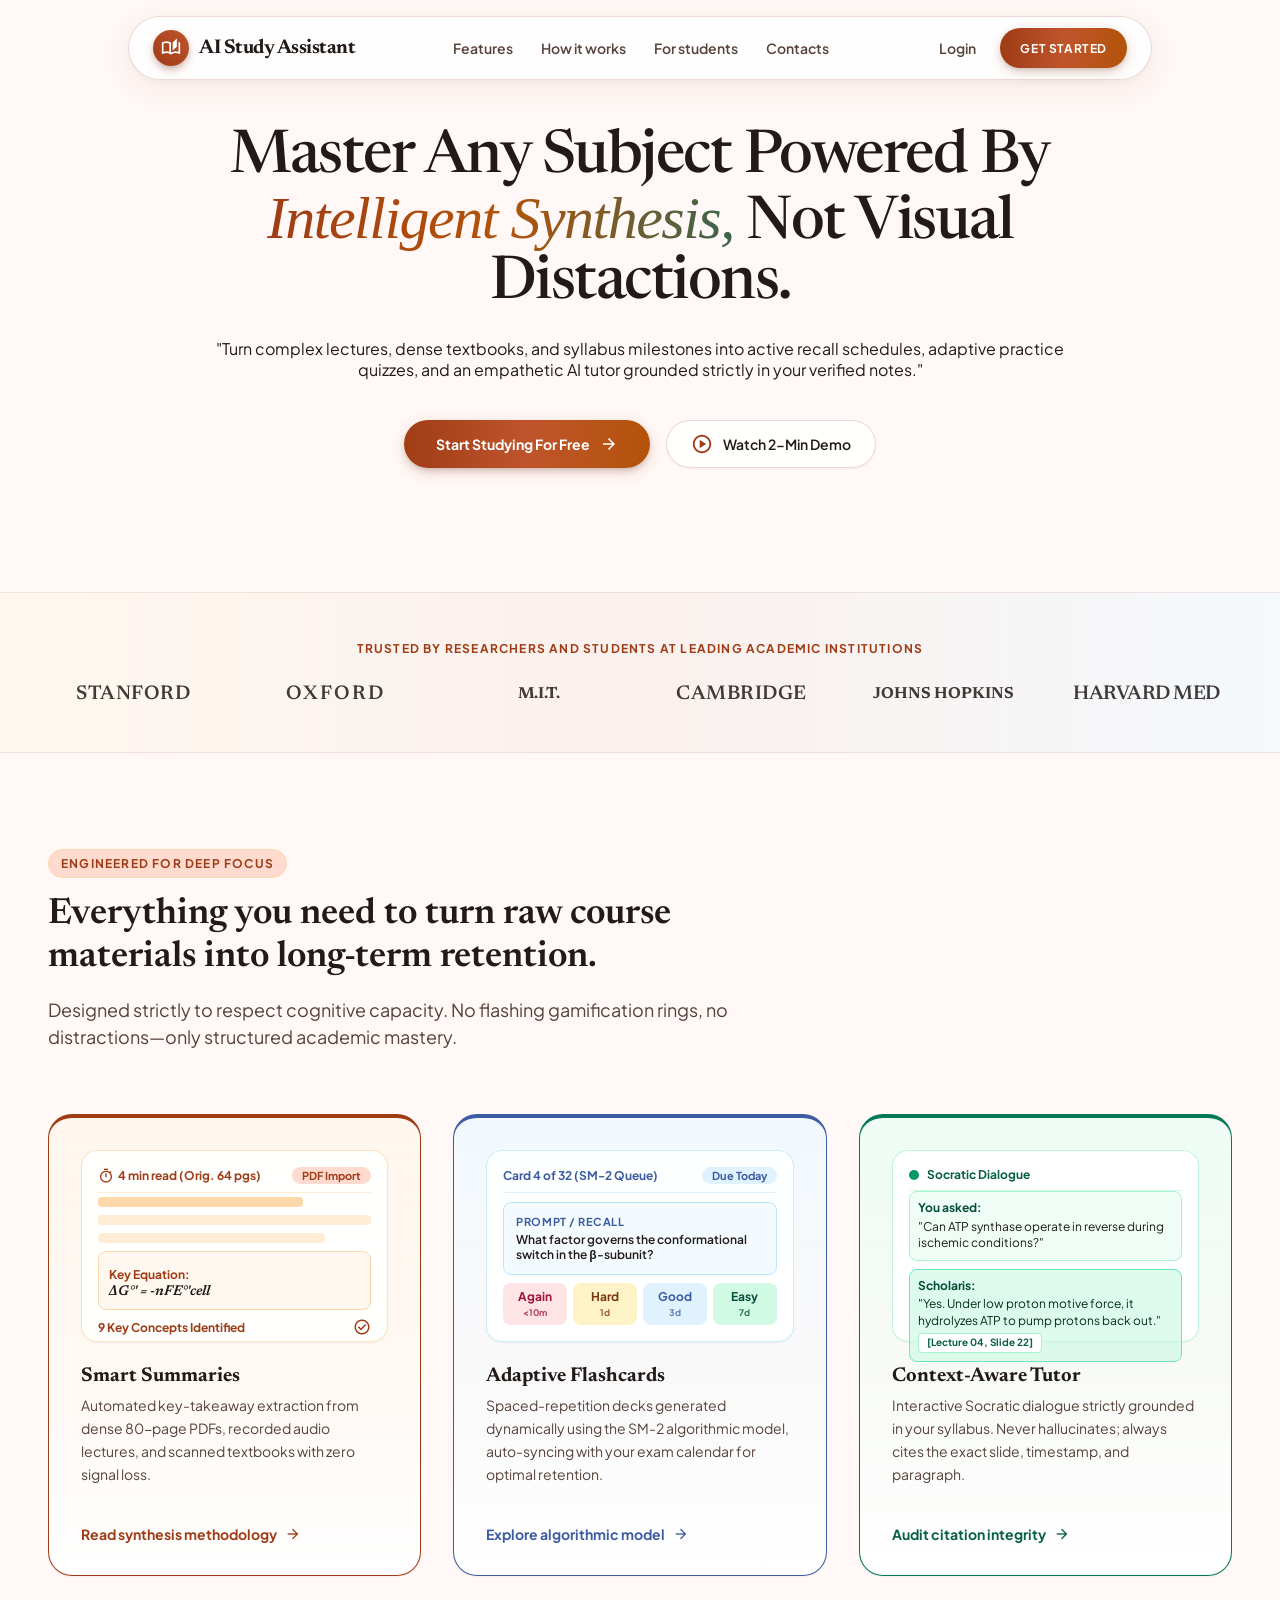
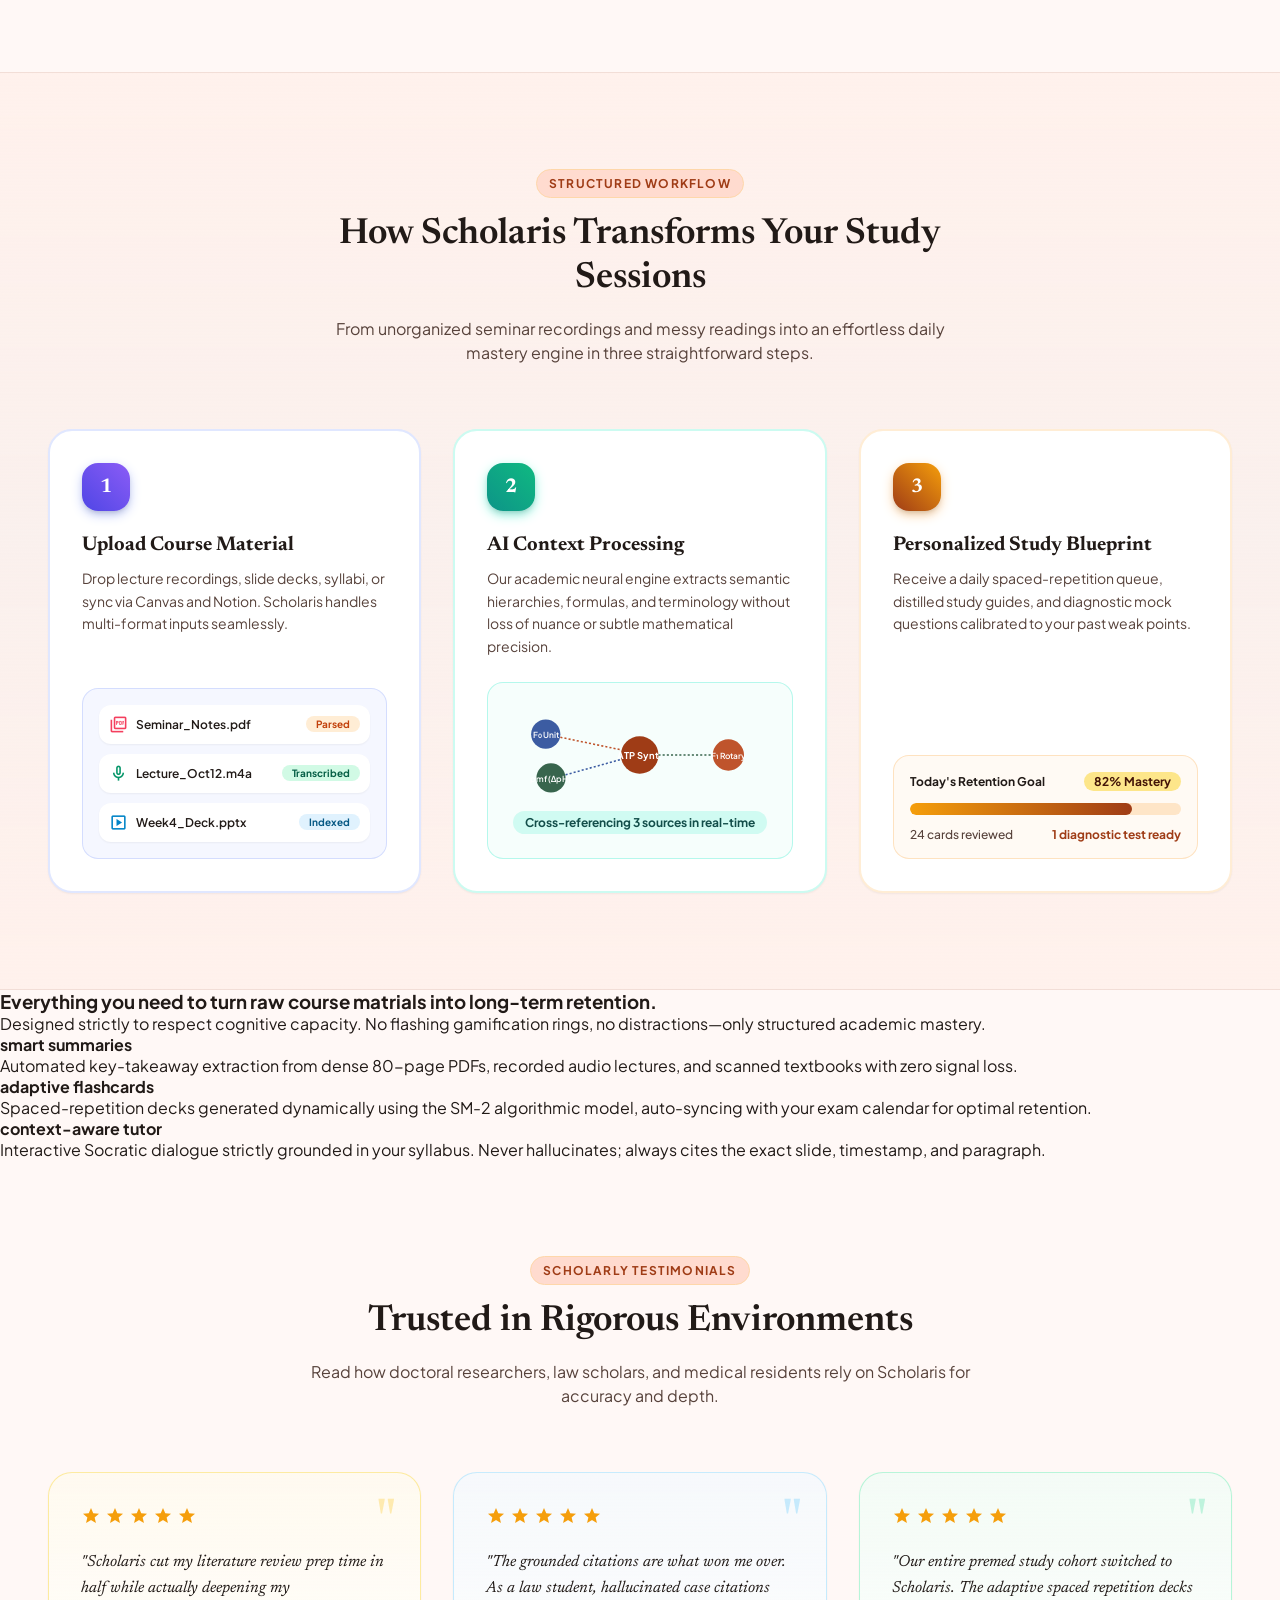
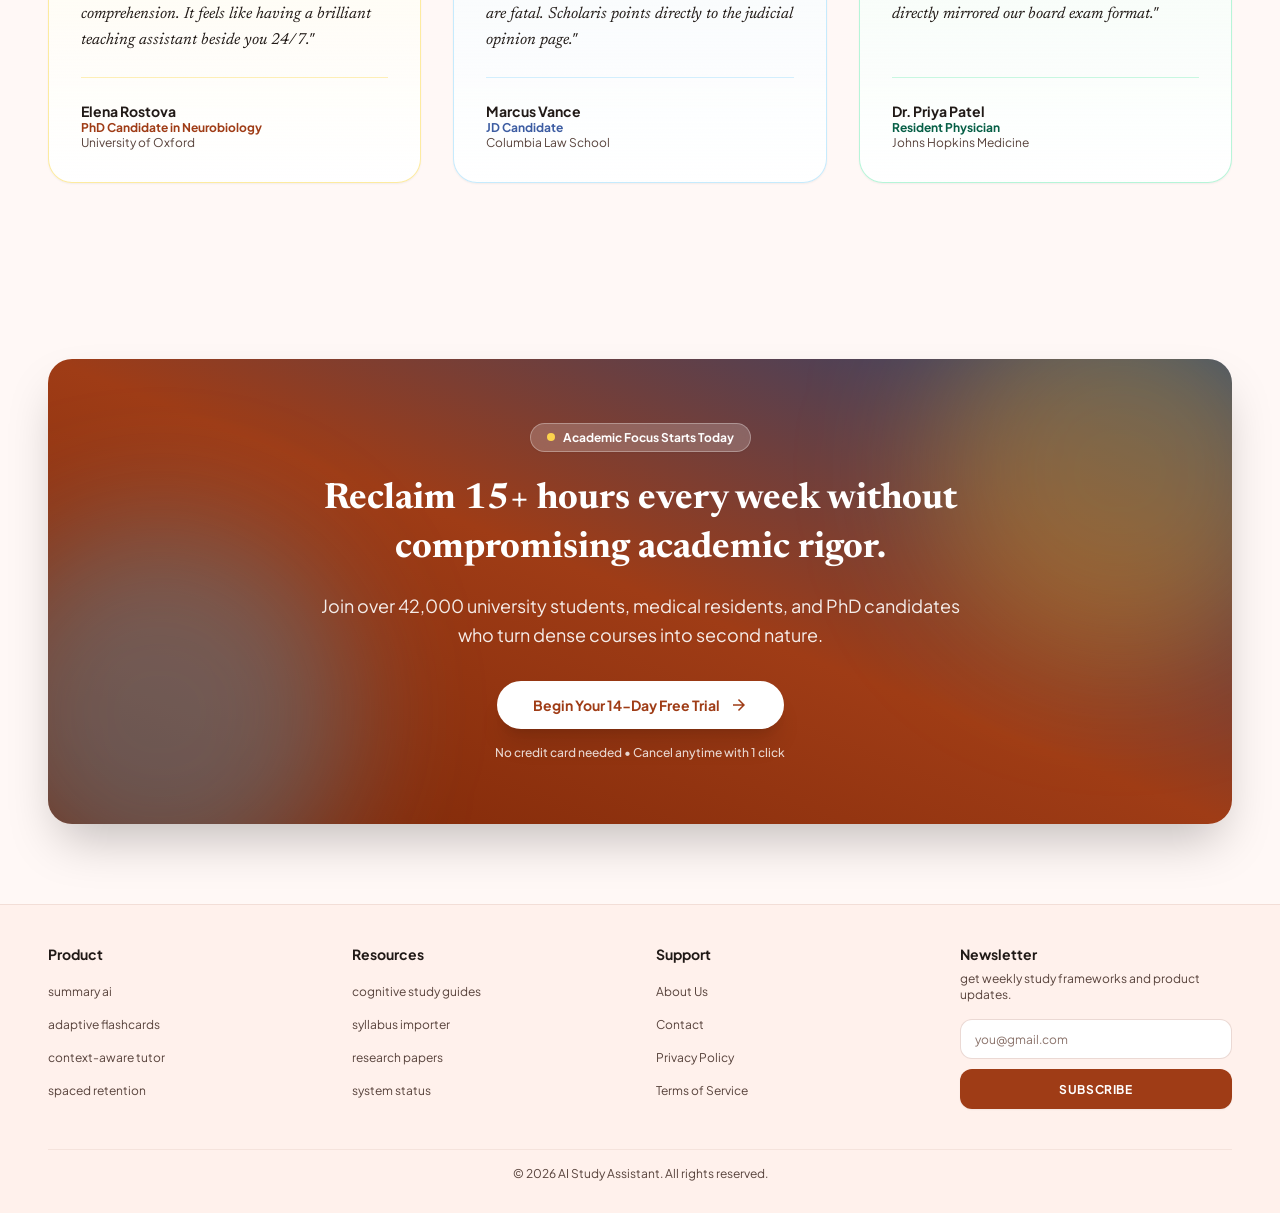
<file: index.html>
<!doctype html>
<html lang="en">

<head>
    <meta charset="UTF-8">
    <meta name="viewport" content="width=device-width, initial-scale=1.0">

    <title>AI Study Assistant</title>
    <link rel="preconnect" href="https://fonts.gstatic.com" crossorigin>
    <link
        href="https://fonts.googleapis.com/css2?family=Newsreader:ital,opsz,wght@0,6..72,400..600;1,6..72,400..600&family=Plus+Jakarta+Sans:wght@400;500;600;700&display=swap"
        rel="stylesheet">
    <link
        href="https://fonts.googleapis.com/css2?family=Material+Symbols+Outlined:opsz,wght,FILL,GRAD@24,400,0,0&display=swap"
        rel="stylesheet">

    <link rel="stylesheet" href="styles.css">

</head>

<body>
    <div class="topbar-wrap">
        <header class="topbar">
            <a class="brand" href="#">
                <span class="brand-mark">
                    <span class="material-symbols-outlined">auto_stories</span>
                </span>
                <span class="brand-name">AI Study Assistant</span>
            </a>
            <nav class="nav-links">

                <a class="nav-link" href="#">Features</a>
                <a class="nav-link" href="#">How it works</a>
                <a class="nav-link" href="#">For students</a>
                <a class="nav-link" href="#">Contacts</a>

            </nav>

            <!-- action buttons -->
            <div class="topbar-actions">
                <a class="link-login" href="#">Login</a>
                <a class="btn btn-gradient btn-sm" href="#">Get Started</a>
            </div>

            <!-- hamburger menu -->
            <button class="hamburger-menu" aria-label="Toggle menu" aria-expanded="false">
                <span class="hamburger-line"></span>
                <span class="hamburger-line"></span>
                <span class="hamburger-line"></span>
            </button>
        </header>
    </div>

    <main class="page">
        <section class="hero">

            <div class="glow glow-top"></div>
            <div class="glow glow-left"></div>
            <div class="glow glow-right"></div>

            <div class="hero-copy">
                <h1 class="hero-title">Master Any Subject Powered By <span class="hero-accent"> Intelligent
                        Synthesis,</span> Not Visual Distactions.</h1>
                <!--&nbsp; -->
                <p>"Turn complex lectures, dense textbooks, and syllabus milestones into active recall schedules,
                    adaptive
                    practice quizzes, and an empathetic AI tutor grounded strictly in your verified notes."</p>
            </div>

            <!-- cta buttons -->
            <div class="cta-row">
                <a class="btn btn-gradient btn-lg" href="#">
                    <span>Start Studying For Free</span>
                    <span class="material-symbols-outlined icon-18">arrow_forward</span>
                </a>
                <button class="btn btn-outline btn-lg" type="button">
                    <span class="material-symbols-outlined icon-22 text-primary">play_circle</span>
                    <span>Watch 2-Min Demo</span>
                </button>
            </div>


            </div>

        </section>

        <section class="logos" id="integrations">
            <div class="container">
                <p class="logos-label">
                    Trusted by researchers and students at leading academic institutions
                </p>
                <div class="logo-grid">
                    <div class="logo logo-serif logo-wide">STANFORD</div>
                    <div class="logo logo-serif logo-wider">OXFORD</div>
                    <div class="logo logo-sans logo-tight">M.I.T.</div>
                    <div class="logo logo-serif logo-wide">CAMBRIDGE</div>
                    <div class="logo logo-sans">JOHNS HOPKINS</div>
                    <div class="logo logo-serif logo-tight">HARVARD MED</div>
                </div>
            </div>
        </section>

        <!-- Features -->
        <section class="features" id="features">
            <div class="section-head">
                <span class="eyebrow">Engineered for Deep Focus</span>
                <h2 class="section-title">Everything you need to turn raw course materials into long-term retention.
                </h2>
                <p class="section-lead">
                    Designed strictly to respect cognitive capacity. No flashing gamification rings, no
                    distractions—only
                    structured academic mastery.
                </p>
            </div>

            <div class="feature-grid">

                <!-- Card 1 — coral -->
                <article class="feature-card feature-coral">
                    <div>
                        <div class="preview preview-coral">
                            <div class="preview-head preview-head-coral">
                                <span class="preview-label text-primary">
                                    <span class="material-symbols-outlined icon-16">timer</span> 4 min read (Orig. 64
                                    pgs)
                                </span>
                                <span class="preview-chip chip-primary">PDF Import</span>
                            </div>
                            <div class="skeleton">
                                <div class="bar bar-dark" style="width:75%"></div>
                                <div class="bar" style="width:100%"></div>
                                <div class="bar" style="width:83%"></div>
                                <div class="equation">
                                    <span class="equation-label">Key Equation:</span>
                                    <span class="equation-value">ΔG°' = -nFE°'cell</span>
                                </div>
                            </div>
                            <div class="preview-foot text-primary">
                                <span>9 Key Concepts Identified</span>
                                <span class="material-symbols-outlined icon-18">check_circle</span>
                            </div>
                        </div>
                        <h3 class="card-title">Smart Summaries</h3>
                        <p class="card-text">
                            Automated key-takeaway extraction from dense 80-page PDFs, recorded audio lectures, and
                            scanned textbooks
                            with zero signal loss.
                        </p>
                    </div>
                    <div class="card-link text-primary">
                        <span class="card-link-text">Read synthesis methodology</span>
                        <span class="material-symbols-outlined icon-16">arrow_forward</span>
                    </div>
                </article>

                <!-- Card 2 — azure -->
                <article class="feature-card feature-azure">
                    <div>
                        <div class="preview preview-azure">
                            <div class="preview-head preview-head-azure">
                                <span class="preview-label text-secondary">Card 4 of 32 (SM-2 Queue)</span>
                                <span class="preview-chip chip-secondary">Due Today</span>
                            </div>
                            <div class="recall">
                                <span class="recall-label">Prompt / Recall</span>
                                <p class="recall-text">What factor governs the conformational switch in the β-subunit?
                                </p>
                            </div>
                            <div class="grades">
                                <div class="grade grade-again">Again<br><span>&lt;10m</span></div>
                                <div class="grade grade-hard">Hard<br><span>1d</span></div>
                                <div class="grade grade-good">Good<br><span>3d</span></div>
                                <div class="grade grade-easy">Easy<br><span>7d</span></div>
                            </div>
                        </div>
                        <h3 class="card-title">Adaptive Flashcards</h3>
                        <p class="card-text">
                            Spaced-repetition decks generated dynamically using the SM-2 algorithmic model, auto-syncing
                            with your
                            exam calendar for optimal retention.
                        </p>
                    </div>
                    <div class="card-link text-secondary">
                        <span class="card-link-text">Explore algorithmic model</span>
                        <span class="material-symbols-outlined icon-16">arrow_forward</span>
                    </div>
                </article>

                <!-- Card 3 — emerald -->
                <article class="feature-card feature-emerald">
                    <div>
                        <div class="preview preview-emerald">
                            <div class="preview-head preview-head-emerald">
                                <span class="dot-emerald"></span>
                                <span class="preview-label text-emerald-800">Socratic Dialogue</span>
                            </div>
                            <div class="chat">
                                <div class="chat-you">
                                    <span class="chat-who">You asked:</span> "Can ATP synthase operate in reverse during
                                    ischemic
                                    conditions?"
                                </div>
                                <div class="chat-bot">
                                    <span class="chat-who">Scholaris:</span> "Yes. Under low proton motive force, it
                                    hydrolyzes ATP to
                                    pump protons back out."
                                    <div class="chat-cite"><span class="cite">[Lecture 04, Slide 22]</span></div>
                                </div>
                            </div>
                        </div>
                        <h3 class="card-title">Context-Aware Tutor</h3>
                        <p class="card-text">
                            Interactive Socratic dialogue strictly grounded in your syllabus. Never hallucinates; always
                            cites the
                            exact slide, timestamp, and paragraph.
                        </p>
                    </div>
                    <div class="card-link text-emerald-800">
                        <span class="card-link-text">Audit citation integrity</span>
                        <span class="material-symbols-outlined icon-16">arrow_forward</span>
                    </div>
                </article>

            </div>
        </section>

        <!-- Workflow -->
        <section class="workflow" id="how-it-works">
            <div class="container">
                <div class="section-head section-head-center">
                    <span class="eyebrow">Structured Workflow</span>
                    <h2 class="section-title">How Scholaris Transforms Your Study Sessions</h2>
                    <p class="section-lead section-lead-sm">
                        From unorganized seminar recordings and messy readings into an effortless daily mastery engine
                        in three
                        straightforward steps.
                    </p>
                </div>

                <div class="step-grid">

                    <div class="step-card step-card-indigo">
                        <div>
                            <div class="step-badge badge-indigo">1</div>
                            <h3 class="step-title">Upload Course Material</h3>
                            <p class="step-lead">
                                Drop lecture recordings, slide decks, syllabi, or sync via Canvas and Notion. Scholaris
                                handles
                                multi-format inputs seamlessly.
                            </p>
                        </div>
                        <div class="file-list">
                            <div class="file-row">
                                <span class="file-name"><span
                                        class="material-symbols-outlined icon-19 text-rose-500">picture_as_pdf</span>
                                    Seminar_Notes.pdf</span>
                                <span class="file-state state-orange">Parsed</span>
                            </div>
                            <div class="file-row">
                                <span class="file-name"><span
                                        class="material-symbols-outlined icon-19 text-emerald-600">mic</span>
                                    Lecture_Oct12.m4a</span>
                                <span class="file-state state-emerald">Transcribed</span>
                            </div>
                            <div class="file-row">
                                <span class="file-name"><span
                                        class="material-symbols-outlined icon-19 text-sky-600">slideshow</span>
                                    Week4_Deck.pptx</span>
                                <span class="file-state state-sky">Indexed</span>
                            </div>
                        </div>
                    </div>

                    <div class="step-card step-card-teal">
                        <div>
                            <div class="step-badge badge-teal">2</div>
                            <h3 class="step-title">AI Context Processing</h3>
                            <p class="step-lead">
                                Our academic neural engine extracts semantic hierarchies, formulas, and terminology
                                without loss of
                                nuance or subtle mathematical precision.
                            </p>
                        </div>
                        <div class="graph-box">
                            <svg class="graph" viewBox="0 0 260 80" fill="none" xmlns="http://www.w3.org/2000/svg">
                                <circle cx="130" cy="40" r="18" fill="#9f3c16"></circle>
                                <text x="130" y="44" fill="#FFFFFF" font-family="Plus Jakarta Sans" font-size="9"
                                    font-weight="700" text-anchor="middle">ATP Synt.</text>
                                <circle cx="40" cy="20" r="14" fill="#3c5ca2"></circle>
                                <text x="40" y="24" fill="#FFFFFF" font-family="Plus Jakarta Sans" font-size="8"
                                    font-weight="600" text-anchor="middle">F₀ Unit</text>
                                <line x1="54" y1="23" x2="112" y2="35" stroke="#bf542c" stroke-dasharray="2 2"
                                    stroke-width="1.5">
                                </line>
                                <circle cx="45" cy="62" r="14" fill="#38654d"></circle>
                                <text x="45" y="66" fill="#FFFFFF" font-family="Plus Jakarta Sans" font-size="8"
                                    font-weight="600" text-anchor="middle">pmf (ΔpH)</text>
                                <line x1="59" y1="59" x2="113" y2="44" stroke="#3c5ca2" stroke-dasharray="2 2"
                                    stroke-width="1.5">
                                </line>
                                <circle cx="215" cy="40" r="15" fill="#bf542c"></circle>
                                <text x="215" y="44" fill="#FFFFFF" font-family="Plus Jakarta Sans" font-size="8"
                                    font-weight="600" text-anchor="middle">F₁ Rotary</text>
                                <line x1="148" y1="40" x2="200" y2="40" stroke="#38654d" stroke-dasharray="2 2"
                                    stroke-width="1.5">
                                </line>
                            </svg>
                            <span class="graph-note">Cross-referencing 3 sources in real-time</span>
                        </div>
                    </div>

                    <div class="step-card step-card-orange">
                        <div>
                            <div class="step-badge badge-orange">3</div>
                            <h3 class="step-title">Personalized Study Blueprint</h3>
                            <p class="step-lead">
                                Receive a daily spaced-repetition queue, distilled study guides, and diagnostic mock
                                questions
                                calibrated to your past weak points.
                            </p>
                        </div>
                        <div class="goal-box">
                            <div class="goal-head">
                                <span class="goal-label">Today's Retention Goal</span>
                                <span class="goal-value">82% Mastery</span>
                            </div>
                            <div class="progress">
                                <div class="progress-fill" style="width:82%"></div>
                            </div>
                            <div class="goal-foot">
                                <span>24 cards reviewed</span>
                                <span class="text-primary goal-ready">1 diagnostic test ready</span>
                            </div>
                        </div>
                    </div>

                </div>
            </div>
        </section>

        <section class="transform">
            <div>
                <h3>Everything you need to turn raw course matrials into long-term retention.</h3>
                <!--&nbsp; -->
                <p>Designed strictly to respect cognitive capacity. No flashing gamification rings, no
                    distractions—only structured academic mastery.</p>
            </div>
            <!--cards-->
            <div class="cards">
                <div class="card-one">
                    <h4>smart summaries</h4>
                    <p>Automated key-takeaway extraction from dense 80-page PDFs, recorded audio lectures, and scanned
                        textbooks with zero signal loss.</p>
                    <div></div>
                </div>
                <div class="card-two">
                    <h4>adaptive flashcards</h4>
                    <p>Spaced-repetition decks generated dynamically using the SM-2 algorithmic model, auto-syncing with
                        your exam calendar for optimal retention.</p>
                    <div></div>
                </div>
                <div class="card-three">
                    <h4>context-aware tutor</h4>
                    <p>Interactive Socratic dialogue strictly grounded in your syllabus. Never hallucinates; always
                        cites the exact slide, timestamp, and paragraph.</p>
                    <div></div>
                </div>
        </section>

        <!-- Testimonials -->
        <section class="testimonials">
            <div class="section-head section-head-center">
                <span class="eyebrow">Scholarly Testimonials</span>
                <h2 class="section-title">Trusted in Rigorous Environments</h2>
                <p class="section-lead section-lead-sm">
                    Read how doctoral researchers, law scholars, and medical residents rely on Scholaris for accuracy and depth.
                </p>
            </div>

            <div class="quote-grid">

                <figure class="quote quote-amber">
                    <span class="quote-mark">"</span>
                    <div>
                        <div class="stars">
                            <span class="material-symbols-outlined icon-20 icon-filled">star</span>
                            <span class="material-symbols-outlined icon-20 icon-filled">star</span>
                            <span class="material-symbols-outlined icon-20 icon-filled">star</span>
                            <span class="material-symbols-outlined icon-20 icon-filled">star</span>
                            <span class="material-symbols-outlined icon-20 icon-filled">star</span>
                        </div>
                        <blockquote class="quote-text">
                            "Scholaris cut my literature review prep time in half while actually deepening my comprehension. It feels
                            like having a brilliant teaching assistant beside you 24/7."
                        </blockquote>
                    </div>
                    <figcaption class="quote-foot">
                        <div class="quote-name">Elena Rostova</div>
                        <div class="quote-role text-primary">PhD Candidate in Neurobiology</div>
                        <div class="quote-org">University of Oxford</div>
                    </figcaption>
                </figure>

                <figure class="quote quote-sky">
                    <span class="quote-mark">"</span>
                    <div>
                        <div class="stars">
                            <span class="material-symbols-outlined icon-20 icon-filled">star</span>
                            <span class="material-symbols-outlined icon-20 icon-filled">star</span>
                            <span class="material-symbols-outlined icon-20 icon-filled">star</span>
                            <span class="material-symbols-outlined icon-20 icon-filled">star</span>
                            <span class="material-symbols-outlined icon-20 icon-filled">star</span>
                        </div>
                        <blockquote class="quote-text">
                            "The grounded citations are what won me over. As a law student, hallucinated case citations are fatal.
                            Scholaris points directly to the judicial opinion page."
                        </blockquote>
                    </div>
                    <figcaption class="quote-foot">
                        <div class="quote-name">Marcus Vance</div>
                        <div class="quote-role text-secondary">JD Candidate</div>
                        <div class="quote-org">Columbia Law School</div>
                    </figcaption>
                </figure>

                <figure class="quote quote-emerald">
                    <span class="quote-mark">"</span>
                    <div>
                        <div class="stars">
                            <span class="material-symbols-outlined icon-20 icon-filled">star</span>
                            <span class="material-symbols-outlined icon-20 icon-filled">star</span>
                            <span class="material-symbols-outlined icon-20 icon-filled">star</span>
                            <span class="material-symbols-outlined icon-20 icon-filled">star</span>
                            <span class="material-symbols-outlined icon-20 icon-filled">star</span>
                        </div>
                        <blockquote class="quote-text">
                            "Our entire premed study cohort switched to Scholaris. The adaptive spaced repetition decks directly
                            mirrored our board exam format."
                        </blockquote>
                    </div>
                    <figcaption class="quote-foot">
                        <div class="quote-name">Dr. Priya Patel</div>
                        <div class="quote-role text-emerald-800">Resident Physician</div>
                        <div class="quote-org">Johns Hopkins Medicine</div>
                    </figcaption>
                </figure>

            </div>
        </section>

        <section class="closing">
            <div class="banner">
                <div class="banner-glow banner-glow-amber"></div>
                <div class="banner-glow banner-glow-sky"></div>
                <div class="banner-inner">
                    <span class="banner-badge">
                        <span class="banner-dot"></span> Academic Focus Starts Today
                    </span>
                    <h2 class="banner-title">Reclaim 15+ hours every week without compromising academic rigor.</h2>
                    <p class="banner-lead">
                        Join over 42,000 university students, medical residents, and PhD candidates who turn dense courses into
                        second nature.
                    </p>
                    <div class="banner-cta">
                        <a class="btn btn-white btn-lg" href="#">
                            <span>Begin Your 14-Day Free Trial</span>
                            <span class="material-symbols-outlined icon-18">arrow_forward</span>
                        </a>
                    </div>
                    <p class="banner-note">No credit card needed • Cancel anytime with 1 click</p>
                </div>
            </div>
        </section>
    </main>

    <footer class="footer">
        <div class="container">
            <div class="footer-grid">

                <div class="footer-content">
                    <h4 class="footer-heading">Product</h4>
                    <ul class="footer-list">
                        <li><a href="#">summary ai</a></li>
                        <li><a href="#">adaptive flashcards</a></li>
                        <li><a href="#">context-aware tutor</a></li>
                        <li><a href="#">spaced retention</a></li>
                    </ul>
                </div>

                <div class="footer-content">
                    <h4 class="footer-heading">Resources</h4>
                    <ul class="footer-list">
                        <li><a href="#">cognitive study guides</a></li>
                        <li><a href="#">syllabus importer</a></li>
                        <li><a href="#">research papers</a></li>
                        <li><a href="#">system status</a></li>
                    </ul>
                </div>

                <div class="footer-content">
                    <h4 class="footer-heading">Support</h4>
                    <ul class="footer-list">
                        <li><a href="about.html">About Us</a></li>
                        <li><a href="contact.html">Contact</a></li>
                        <li><a href="privacy.html">Privacy Policy</a></li>
                        <li><a href="terms.html">Terms of Service</a></li>
                    </ul>
                </div>

                <div class="footer-content">
                    <h4 class="footer-heading footer-heading-tight">Newsletter</h4>
                    <p class="footer-note">get weekly study frameworks and product updates.</p>
                    <form class="signup" action="#" method="post">
                        <label class="visually-hidden" for="signup-email">Email address</label>
                        <input class="signup-input" type="email" id="signup-email" name="email"
                            placeholder="you@gmail.com">
                        <button class="signup-btn" type="submit">Subscribe</button>
                    </form>

                </div>
            </div>

            <div class="footer-base">
                <p>&copy; 2026 AI Study Assistant. All rights reserved.</p>
            </div>

        </div>
    </footer>
</body>

</html>
</file>
<file: styles.css>
:root {
  /* --- Brand palette --- */
  --primary: #9f3c16;
  --primary-container: #bf542c;
  --primary-fixed: #ffdbcf;
  --on-primary: #ffffff;
  --secondary: #3c5ca2;
  --tertiary: #38654d;

  /* --- Surfaces --- */
  --surface: #fff8f6;
  --surface-lowest: #ffffff;
  --surface-low: #fff1ec;
  --surface-container: #f9ebe6;
  --surface-high: #f3e5e0;
  --surface-highest: #ede0db;
  --surface-variant: #ede0db;

  /* --- Text --- */
  --on-surface: #211a17;
  --on-surface-variant: #57423b;
  --outline: #8a726a;
  --outline-variant: #dec0b7;

  /* --- Accent colours borrowed for the coloured cards --- */
  --amber-50: #fffbeb;
  --amber-100: #fef3c7;
  --amber-200: #fde68a;
  --amber-300: #fcd34d;
  --amber-400: #fbbf24;
  --amber-500: #f59e0b;
  --amber-600: #d97706;
  --amber-700: #b45309;
  --amber-800: #92400e;
  --amber-900: #78350f;
  --amber-950: #451a03;

  --orange-50: #fff7ed;
  --orange-100: #ffedd5;
  --orange-200: #fed7aa;
  --orange-700: #c2410c;
  --orange-800: #9a3412;
  --orange-950: #431407;

  --rose-100: #ffe4e6;
  --rose-300: #fda4af;
  --rose-400: #fb7185;
  --rose-500: #f43f5e;
  --rose-800: #9f1239;
  --rose-900: #881337;

  --sky-50: #f0f9ff;
  --sky-100: #e0f2fe;
  --sky-200: #bae6fd;
  --sky-300: #7dd3fc;
  --sky-600: #0284c7;
  --sky-800: #075985;
  --sky-900: #0c4a6e;
  --sky-950: #082f49;

  --emerald-50: #ecfdf5;
  --emerald-100: #d1fae5;
  --emerald-200: #a7f3d0;
  --emerald-300: #6ee7b7;
  --emerald-400: #34d399;
  --emerald-600: #059669;
  --emerald-700: #047857;
  --emerald-800: #065f46;
  --emerald-900: #064e3b;
  --emerald-950: #022c22;

  --indigo-50: #eef2ff;
  --indigo-100: #e0e7ff;
  --indigo-200: #c7d2fe;
  --indigo-300: #a5b4fc;
  --indigo-600: #4f46e5;
  --violet-500: #8b5cf6;

  --teal-50: #f0fdfa;
  --teal-100: #ccfbf1;
  --teal-200: #99f6e4;
  --teal-300: #5eead4;
  --teal-600: #0d9488;
  --teal-900: #134e4a;

  --yellow-200: #fef08a;
  --stone-900: #1c1917;

  /* --- Typefaces --- */
  --font-serif: 'Newsreader', Georgia, 'Times New Roman', serif;
  --font-sans: 'Plus Jakarta Sans', -apple-system, 'Segoe UI', Roboto, sans-serif;

  /* --- Shadows, named by how strong they are --- */
  --shadow-xs: 0 1px 2px 0 rgba(0, 0, 0, .05);
  --shadow-sm: 0 1px 3px 0 rgba(0, 0, 0, .1), 0 1px 2px -1px rgba(0, 0, 0, .1);
  --shadow-md: 0 4px 6px -1px rgba(0, 0, 0, .1), 0 2px 4px -2px rgba(0, 0, 0, .1);
  --shadow-lg: 0 10px 15px -3px rgba(0, 0, 0, .1), 0 4px 6px -4px rgba(0, 0, 0, .1);
  --shadow-xl: 0 20px 25px -5px rgba(0, 0, 0, .1), 0 8px 10px -6px rgba(0, 0, 0, .1);
  --shadow-2xl: 0 25px 50px -12px rgba(0, 0, 0, .25);
}


*,
*::before,
*::after {
  box-sizing: border-box;
}

html,
body {
  margin: 0;
  padding: 0;
}

body {
  background: var(--surface);
  color: var(--on-surface);
  font-family: var(--font-sans);
  -webkit-font-smoothing: antialiased;
  -webkit-overscroll-behavior: none;
  overscroll-behavior: none;
}

::selection {
  background: var(--primary-fixed);
  color: var(--primary);
}

::-webkit-scrollbar {
  display: none;
}

h1,
h2,
h3,
h4,
p,
figure,
blockquote {
  margin: 0;
}

ul {
  margin: 0;
  padding: 0;
  list-style: none;
}

a {
  text-decoration: none;
  color: inherit;
}

img,
svg {
  display: block;
  max-width: 100%;
}

button,
input {
  font: inherit;
}

/* Hidden from the screen but still read aloud by a screen reader. */
.visually-hidden {
  position: absolute;
  width: 1px;
  height: 1px;
  padding: 0;
  margin: -1px;
  overflow: hidden;
  clip: rect(0 0 0 0);
  white-space: nowrap;
  border: 0;
}

/* Hidden from the screen but still read aloud by a screen reader. */
.visually-hidden {
  position: absolute;
  width: 1px;
  height: 1px;
  padding: 0;
  margin: -1px;
  overflow: hidden;
  clip: rect(0 0 0 0);
  white-space: nowrap;
  border: 0;
}

.container {
  width: 100%;
  max-width: 80rem;
  /* 1280px */
  margin-inline: auto;
  padding-inline: 1.5rem;
}

.page {
  width: 100%;
  padding-top: 6rem;
  background: var(--surface);
  position: relative;
  overflow: hidden;
}


.material-symbols-outlined {
  font-family: 'Material Symbols Outlined';
  font-weight: normal;
  font-style: normal;
  line-height: 1;
  letter-spacing: normal;
  text-transform: none;
  display: inline-block;
  white-space: nowrap;
  word-wrap: normal;
  direction: ltr;
  -webkit-font-feature-settings: 'liga';
  font-feature-settings: 'liga';
  -webkit-font-smoothing: antialiased;
  font-variation-settings: 'FILL' 0, 'wght' 400, 'GRAD' 0, 'opsz' 24;
}

.icon-filled {
  font-variation-settings: 'FILL' 1;
}

.icon-13 {
  font-size: 13px;
}

.icon-16 {
  font-size: 16px;
}

.icon-17 {
  font-size: 17px;
}

.icon-18 {
  font-size: 18px;
}

.icon-19 {
  font-size: 19px;
}

.icon-20 {
  font-size: 20px;
}

.icon-22 {
  font-size: 22px;
}


.text-primary {
  color: var(--primary);
}

.text-secondary {
  color: var(--secondary);
}

.text-tertiary {
  color: var(--tertiary);
}

.text-amber-500 {
  color: var(--amber-500);
}

.text-amber-600 {
  color: var(--amber-600);
}

.text-emerald-600 {
  color: var(--emerald-600);
}

.text-emerald-800 {
  color: var(--emerald-800);
}

.text-rose-500 {
  color: var(--rose-500);
}

.text-sky-600 {
  color: var(--sky-600);
}

.btn {
  display: inline-flex;
  align-items: center;
  justify-content: center;
  gap: .625rem;
  border: 0;
  border-radius: 9999px;
  font-family: var(--font-sans);
  font-weight: 700;
  cursor: pointer;
  transition: all .2s ease;
  white-space: nowrap;
}

.btn-sm {
  height: 2.5rem;
  padding-inline: 1.25rem;
  font-size: .75rem;
  text-transform: uppercase;
  letter-spacing: .05em;
}

.btn-lg {
  height: 3rem;
  padding-inline: 2rem;
  font-size: .875rem;
}

.btn-block {
  width: 100%;
  height: 3rem;
  font-size: .875rem;
}

.btn-gradient {
  background-image: linear-gradient(to right, var(--primary), var(--primary-container), var(--amber-700));
  color: var(--on-primary);
  box-shadow: var(--shadow-md), 0 4px 14px rgba(159, 60, 22, .2);
}

.btn-gradient:hover {
  opacity: .95;
  box-shadow: var(--shadow-lg), 0 8px 22px rgba(159, 60, 22, .25);
}

.btn-sm.btn-gradient:hover {
  transform: scale(1.02);
}

.btn-sm.btn-gradient:active {
  transform: scale(.98);
}

.btn-outline {
  background: rgba(255, 255, 255, .9);
  color: var(--on-surface);
  border: 1px solid rgba(222, 192, 183, .6);
  font-weight: 600;
  padding-inline: 1.5rem;
  box-shadow: var(--shadow-xs);
}

.btn-outline:hover {
  background: var(--surface-high);
}

.btn-quiet {
  background: var(--surface-high);
  color: var(--on-surface);
  box-shadow: var(--shadow-xs);
}

.btn-quiet:hover {
  background: var(--surface-variant);
}

.btn-white {
  background: #fff;
  color: var(--primary);
  box-shadow: var(--shadow-xl);
}

.btn-white:hover {
  background: var(--amber-50);
  box-shadow: var(--shadow-2xl);
}

/* --- Section headings, shared by several sections ------------------------- */
.eyebrow {
  display: inline-block;
  font-size: .75rem;
  font-weight: 700;
  text-transform: uppercase;
  letter-spacing: .1em;
  color: var(--primary);
  background: var(--primary-fixed);
  border: 1px solid var(--orange-200);
  border-radius: 9999px;
  padding: .375rem .75rem;
  margin-bottom: .75rem;
}

.section-title {
  font-family: var(--font-serif);
  font-size: 1.875rem;
  font-weight: 600;
  line-height: 1.2;
  color: var(--on-surface);
  margin-top: .25rem;
  margin-bottom: 1rem;
}

.section-lead {
  font-size: 1rem;
  line-height: 1.5;
  color: var(--on-surface-variant);
}

.section-head {
  max-width: 48rem;
  margin-bottom: 4rem;
}

.section-head-center {
  max-width: 42rem;
  margin-inline: auto;
  text-align: center;
}

/* ============================================================================
   4. Topbar navigation
   ----------------------------------------------------------------------------
   position: fixed keeps it on screen while the page scrolls. The wrapper is
   what centres it; the header itself is the visible pill.

   pointer-events on the wrapper is set to none so the invisible strip either
   side of the pill does not block clicks on the page beneath it.
   ========================================================================== */

.topbar-wrap {
  position: fixed;
  top: 1rem;
  left: 0;
  right: 0;
  z-index: 50;
  display: flex;
  justify-content: center;
  padding-inline: 1rem;
  pointer-events: none;
}

.topbar {
  pointer-events: auto;
  width: 100%;
  max-width: 64rem;
  height: 4rem;
  display: flex;
  align-items: center;
  justify-content: space-between;
  padding-inline: 1rem;
  border-radius: 9999px;
  background: rgba(255, 255, 255, .85);
  -webkit-backdrop-filter: blur(24px);
  backdrop-filter: blur(24px);
  border: 1px solid rgba(222, 192, 183, .6);
  box-shadow: 0 8px 32px rgba(159, 60, 22, .08), 0 2px 8px rgba(0, 0, 0, .04);
}

.brand {
  display: flex;
  align-items: center;
  gap: .625rem;
}

.brand-mark {
  width: 2.25rem;
  height: 2.25rem;
  border-radius: 9999px;
  background-image: linear-gradient(to top right, var(--primary), var(--primary-container));
  color: #fff;
  display: flex;
  align-items: center;
  justify-content: center;
  box-shadow: var(--shadow-md), 0 4px 10px rgba(159, 60, 22, .25);
}

.brand-mark .material-symbols-outlined {
  font-size: 1.25rem;
}

.brand-name {
  font-family: var(--font-serif);
  font-size: 1.25rem;
  font-weight: 700;
  letter-spacing: -.025em;
  color: var(--on-surface);
}

.nav-links {
  display: inline-flex;
  align-items: center;
  gap: 1.75rem;
}

.nav-link {
  font-size: .875rem;
  font-weight: 600;
  color: var(--on-surface-variant);
  transition: color .2s;
}

.nav-link:hover {
  color: var(--primary);
}

.topbar-actions {
  display: flex;
  align-items: center;
  gap: .75rem;
}

.link-login {
  display: inline-block;
  font-size: .875rem;
  font-weight: 600;
  color: var(--on-surface-variant);
  padding: .375rem .75rem;
  transition: color .2s;
}

.link-login:hover {
  color: var(--primary);
}

/* Hamburger menu button */
.hamburger-menu {
  display: none;
  flex-direction: column;
  gap: .375rem;
  background: none;
  border: none;
  cursor: pointer;
  padding: 0;
  pointer-events: auto;
}

.hamburger-line {
  width: 1.5rem;
  height: 0.1875rem;
  background: var(--on-surface);
  border-radius: 9999px;
  transition: background .2s;
}

.hamburger-menu:hover .hamburger-line {
  background: var(--primary);
}

.hero {
  position: relative;
  width: 100%;
  max-width: 80rem;
  margin-inline: auto;
  padding: 2rem 1.5rem 6rem;
}

.glow {
  position: absolute;
  z-index: -10;
  border-radius: 9999px;
  filter: blur(64px);
  pointer-events: none;
}

.glow-top {
  top: -3rem;
  left: 50%;
  transform: translateX(-50%);
  width: 720px;
  height: 480px;
  background-image: linear-gradient(to bottom right,
      rgba(253, 230, 138, .45), rgba(253, 164, 175, .40), rgba(186, 230, 253, .35));
}

.glow-left {
  top: 33%;
  left: -5rem;
  width: 24rem;
  height: 24rem;
  background: rgba(255, 219, 207, .5);
}

.glow-right {
  top: 50%;
  right: -5rem;
  width: 24rem;
  height: 24rem;
  background: rgba(217, 226, 255, .5);
}

/* --- Headline and lead ---------------------------------------------------- */
.hero-copy {
  max-width: 56rem;
  margin-inline: auto;
  text-align: center;
  margin-bottom: 2.5rem;
}

.hero-title {
  font-family: var(--font-serif);
  font-size: 2.25rem;
  font-weight: 500;
  /* 1, not 1.15. The original markup asks for 1.15 but the browser ends up
     rendering these lines at exactly the font size, and matching what is on
     screen matters more than matching what the class name says. */
  line-height: 1;
  letter-spacing: -.025em;
  color: var(--on-surface);
  margin-bottom: 1.5rem;
}

/* The tinted words: a gradient painted onto the text itself.
   Note the different serif. The headline is Newsreader, but these few words
   fall back to the system serif stack, which is a touch narrower. That is
   what the original does, and copying it keeps the line breaks identical. */
.hero-accent {
  font-family: ui-serif, Georgia, Cambria, 'Times New Roman', Times, serif;
  font-style: italic;
  font-weight: 500;
  background-image: linear-gradient(to right, var(--primary), var(--amber-700), var(--tertiary));
  -webkit-background-clip: text;
  background-clip: text;
  color: transparent;
}

.hero-lead {
  font-size: 1.125rem;
  line-height: 1.625;
  color: var(--on-surface-variant);
  max-width: 48rem;
  margin-inline: auto;
}

/* --- Call to action and social proof -------------------------------------- */
.cta-row {
  display: flex;
  flex-direction: column;
  align-items: center;
  justify-content: center;
  gap: 1rem;
  margin-bottom: 1.75rem;
}

.cta-row .btn {
  width: 15rem;
}

.proof-row {
  display: flex;
  flex-wrap: wrap;
  align-items: center;
  justify-content: center;
  column-gap: 1.5rem;
  row-gap: .5rem;
  font-size: .75rem;
  color: var(--on-surface-variant);
  margin-bottom: 3.5rem;
}

.proof-item {
  display: flex;
  align-items: center;
  gap: .375rem;
  font-weight: 500;
}

.proof-sep {
  display: none;
  color: var(--outline-variant);
}

/* ============================================================================
   5. FEATURES
   ========================================================================== */

.features {
  width: 100%;
  max-width: 80rem;
  margin-inline: auto;
  padding: 6rem 1.5rem;
}

.feature-grid {
  display: grid;
  grid-template-columns: 1fr;
  gap: 2rem;
}

.feature-card {
  display: flex;
  flex-direction: column;
  justify-content: space-between;
  padding: 2rem;
  border-radius: 1.5rem;
  border-top-width: 4px;
  border-top-style: solid;
  box-shadow: var(--shadow-xs);
  transition: box-shadow .3s, transform .3s;
}

.feature-card:hover {
  box-shadow: var(--shadow-xl);
  transform: translateY(-4px);
}

/* All four borders take the accent colour, not just the top.
   The thick top edge then tapers smoothly into the thin sides around the
   rounded corner. Give the sides a paler colour and the join shows as a
   hard step where the two meet, which is the bug this replaced. */
.feature-coral {
  background-image: linear-gradient(to bottom, rgba(255, 247, 237, .9), rgba(255, 247, 237, .4), #fff);
  border-color: var(--primary);
  border-left-width: 1px;
  border-right-width: 1px;
  border-bottom-width: 1px;
  border-style: solid;
  border-top-width: 4px;
}

.feature-azure {
  background-image: linear-gradient(to bottom, rgba(240, 249, 255, .9), rgba(240, 249, 255, .4), #fff);
  border-color: var(--secondary);
  border-left-width: 1px;
  border-right-width: 1px;
  border-bottom-width: 1px;
  border-style: solid;
  border-top-width: 4px;
}

.feature-emerald {
  background-image: linear-gradient(to bottom, rgba(236, 253, 245, .9), rgba(236, 253, 245, .4), #fff);
  border-color: var(--emerald-700);
  border-left-width: 1px;
  border-right-width: 1px;
  border-bottom-width: 1px;
  border-style: solid;
  border-top-width: 4px;
}

/* The little preview panel at the top of each card. */
.preview {
  height: 12rem;
  border-radius: 1rem;
  background: rgba(255, 255, 255, .9);
  padding: 1rem;
  margin-bottom: 1.5rem;
  display: flex;
  flex-direction: column;
  justify-content: space-between;
  box-shadow: var(--shadow-xs);
}

.preview-coral {
  border: 1px solid rgba(254, 215, 170, .7);
}

.preview-azure {
  border: 1px solid rgba(186, 230, 253, .7);
}

.preview-emerald {
  border: 1px solid rgba(167, 243, 208, .7);
}

.preview-head {
  display: flex;
  align-items: center;
  justify-content: space-between;
  padding-bottom: .5rem;
  gap: .5rem;
}

.preview-head-coral {
  border-bottom: 1px solid var(--orange-100);
}

.preview-head-azure {
  border-bottom: 1px solid var(--sky-100);
}

.preview-head-emerald {
  border-bottom: 1px solid var(--emerald-100);
  gap: .5rem;
  justify-content: flex-start;
}

.preview-label {
  display: flex;
  align-items: center;
  gap: .25rem;
  font-size: .75rem;
  font-weight: 700;
}

.preview-chip {
  font-size: 11px;
  font-weight: 700;
  padding: .125rem .625rem;
  border-radius: 9999px;
}

.chip-primary {
  background: var(--primary-fixed);
  color: var(--primary);
}

.chip-secondary {
  background: var(--sky-100);
  color: var(--secondary);
}

.preview-foot {
  display: flex;
  align-items: center;
  justify-content: space-between;
  font-size: .75rem;
  font-weight: 700;
  padding-top: .25rem;
}

.skeleton {
  display: flex;
  flex-direction: column;
  gap: .5rem;
  padding-block: .25rem;
}

.bar {
  height: .625rem;
  border-radius: .25rem;
  background: var(--orange-100);
}

.bar-dark {
  background: var(--orange-200);
}

.equation {
  padding: .625rem;
  background: rgba(255, 247, 237, .8);
  border: 1px solid var(--orange-200);
  border-radius: .5rem;
}

.equation-label {
  font-size: .75rem;
  font-weight: 700;
  color: var(--primary);
}

.equation-value {
  display: block;
  font-family: var(--font-serif);
  font-style: italic;
  font-size: .875rem;
  font-weight: 600;
  color: var(--on-surface);
}

.recall {
  background: rgba(240, 249, 255, .7);
  padding: .75rem;
  border-radius: .5rem;
  border: 1px solid var(--sky-200);
}

.recall-label {
  display: block;
  font-size: 11px;
  font-weight: 700;
  text-transform: uppercase;
  letter-spacing: .05em;
  color: var(--secondary);
  margin-bottom: .25rem;
}

.recall-text {
  font-size: .75rem;
  font-weight: 600;
  color: var(--on-surface);
}

.grades {
  display: grid;
  grid-template-columns: repeat(4, 1fr);
  gap: .375rem;
  text-align: center;
  font-size: .75rem;
}

.grade {
  padding-block: .375rem;
  border-radius: .5rem;
  font-weight: 700;
}

.grade span {
  font-size: 9px;
  opacity: .8;
}

.grade-again {
  background: var(--rose-100);
  color: var(--rose-800);
}

.grade-hard {
  background: var(--amber-100);
  color: var(--amber-900);
}

.grade-good {
  background: var(--sky-100);
  color: var(--secondary);
}

.grade-easy {
  background: var(--emerald-100);
  color: var(--emerald-900);
}

.dot-emerald {
  width: .625rem;
  height: .625rem;
  border-radius: 9999px;
  background: var(--emerald-600);
}

.chat {
  display: flex;
  flex-direction: column;
  gap: .5rem;
  font-size: .75rem;
}

.chat-you,
.chat-bot {
  padding: .5rem;
  border-radius: .5rem;
  line-height: 1.375;
}

.chat-you {
  background: rgba(236, 253, 245, .7);
  color: var(--on-surface);
  border: 1px solid var(--emerald-200);
}

.chat-bot {
  background: rgba(209, 250, 229, .7);
  color: var(--emerald-950);
  border: 1px solid var(--emerald-300);
}

.chat-who {
  display: block;
  font-weight: 700;
  color: var(--emerald-900);
  margin-bottom: .125rem;
}

.chat-cite {
  margin-top: .25rem;
  display: flex;
  align-items: center;
}

.cite {
  font-size: 10px;
  font-weight: 700;
  padding: .125rem .5rem;
  border-radius: .25rem;
  background: #fff;
  color: var(--emerald-800);
  border: 1px solid var(--emerald-200);
}

.card-title {
  font-family: var(--font-serif);
  font-size: 1.25rem;
  font-weight: 700;
  color: var(--on-surface);
  margin-bottom: .5rem;
}

.card-text {
  font-size: .875rem;
  line-height: 1.625;
  color: var(--on-surface-variant);
}

.card-link {
  display: flex;
  align-items: center;
  gap: .5rem;
  padding-top: 1.5rem;
  margin-top: 1rem;
  font-size: .875rem;
  font-weight: 700;
}

.card-link-text {
  cursor: pointer;
}

.card-link-text:hover {
  text-decoration: underline;
}

/* ============================================================================
   5.5. WORKFLOW
   ========================================================================== */

.workflow {
  width: 100%;
  padding-block: 6rem;
  background-image: linear-gradient(to bottom, var(--surface-low), rgba(243, 229, 224, .4), var(--surface-low));
  border-top: 1px solid rgba(222, 192, 183, .4);
  border-bottom: 1px solid rgba(222, 192, 183, .4);
}

.step-grid {
  display: grid;
  grid-template-columns: 1fr;
  gap: 2rem;
}

.step-card {
  padding: 2rem;
  border-radius: 1.5rem;
  background: var(--surface-lowest);
  border: 2px solid;
  box-shadow: var(--shadow-xs);
  display: flex;
  flex-direction: column;
  justify-content: space-between;
  transition: box-shadow .3s, border-color .3s;
}

.step-card-indigo {
  border-color: var(--indigo-100);
}

.step-card-indigo:hover {
  border-color: var(--indigo-300);
  box-shadow: var(--shadow-xl);
}

.step-card-teal {
  border-color: var(--teal-100);
}

.step-card-teal:hover {
  border-color: var(--teal-300);
  box-shadow: var(--shadow-xl);
}

.step-card-orange {
  border-color: var(--orange-100);
}

.step-card-orange:hover {
  border-color: #fdba74;
  box-shadow: var(--shadow-xl);
}

.step-badge {
  width: 3rem;
  height: 3rem;
  border-radius: 1rem;
  color: #fff;
  font-family: var(--font-serif);
  font-size: 1.25rem;
  font-weight: 700;
  display: flex;
  align-items: center;
  justify-content: center;
  margin-bottom: 1.5rem;
}

.badge-indigo {
  background-image: linear-gradient(to top right, var(--indigo-600), var(--violet-500));
  box-shadow: var(--shadow-md), 0 4px 12px var(--indigo-200);
}

.badge-teal {
  background-image: linear-gradient(to top right, var(--teal-600), #10b981);
  box-shadow: var(--shadow-md), 0 4px 12px var(--teal-200);
}

.badge-orange {
  background-image: linear-gradient(to top right, var(--primary), var(--amber-500));
  box-shadow: var(--shadow-md), 0 4px 12px var(--orange-200);
}

.step-title {
  font-family: var(--font-serif);
  font-size: 1.25rem;
  font-weight: 700;
  color: var(--on-surface);
  margin-bottom: .75rem;
}

.step-lead {
  font-size: .875rem;
  line-height: 1.625;
  color: var(--on-surface-variant);
  margin-bottom: 1.5rem;
}

.file-list {
  padding: 1rem;
  border-radius: 1rem;
  background: rgba(238, 242, 255, .6);
  border: 1px solid rgba(199, 210, 254, .7);
  display: flex;
  flex-direction: column;
  gap: .625rem;
}

.file-row {
  display: flex;
  align-items: center;
  justify-content: space-between;
  gap: .5rem;
  padding: .625rem;
  border-radius: .75rem;
  background: #fff;
  box-shadow: var(--shadow-xs);
  font-size: .75rem;
}

.file-name {
  display: flex;
  align-items: center;
  gap: .5rem;
  font-weight: 600;
  color: var(--on-surface);
}

.file-state {
  flex-shrink: 0;
  font-size: 10px;
  font-weight: 700;
  padding: .125rem .625rem;
  border-radius: 9999px;
}

.state-orange {
  background: var(--orange-100);
  color: var(--orange-700);
}

.state-emerald {
  background: var(--emerald-100);
  color: var(--emerald-800);
}

.state-sky {
  background: var(--sky-100);
  color: var(--sky-800);
}

.graph-box {
  padding: 1rem 1rem 1.5rem;
  border-radius: 1rem;
  background: rgba(240, 253, 250, .6);
  border: 1px solid rgba(153, 246, 228, .7);
  display: flex;
  flex-direction: column;
  justify-content: center;
  align-items: center;
  padding-block: 1.5rem;
}

.graph {
  width: 100%;
  height: 6rem;
}

.graph-note {
  margin-top: .5rem;
  font-size: .75rem;
  font-weight: 700;
  color: var(--teal-900);
  background: rgba(204, 251, 241, .9);
  padding: .25rem .75rem;
  border-radius: 9999px;
}

.goal-box {
  padding: 1rem;
  border-radius: 1rem;
  background: rgba(255, 247, 237, .6);
  border: 1px solid rgba(254, 215, 170, .7);
  display: flex;
  flex-direction: column;
  gap: .75rem;
}

.goal-head {
  display: flex;
  align-items: center;
  justify-content: space-between;
  font-size: .75rem;
  gap: .5rem;
}

.goal-label {
  font-weight: 700;
  color: var(--on-surface);
}

.goal-value {
  font-weight: 700;
  color: var(--orange-950);
  background: var(--amber-200);
  padding: .125rem .625rem;
  border-radius: 9999px;
}

.progress {
  width: 100%;
  height: .75rem;
  border-radius: 9999px;
  background: rgba(254, 215, 170, .6);
  overflow: hidden;
}

.progress-fill {
  height: .75rem;
  border-radius: 9999px;
  background-image: linear-gradient(to right, var(--amber-500), var(--primary));
}

.goal-foot {
  display: flex;
  align-items: center;
  justify-content: space-between;
  font-size: .75rem;
  font-weight: 500;
  color: var(--on-surface-variant);
  gap: .5rem;
}

.goal-ready {
  font-weight: 700;
}

/* ============================================================================
   5.75. TESTIMONIALS
   ========================================================================== */

.testimonials {
  width: 100%;
  max-width: 80rem;
  margin-inline: auto;
  padding: 6rem 1.5rem;
}

.quote-grid {
  display: grid;
  grid-template-columns: 1fr;
  gap: 2rem;
}

.quote {
  position: relative;
  padding: 2rem;
  border-radius: 1.5rem;
  box-shadow: var(--shadow-xs);
  display: flex;
  flex-direction: column;
  justify-content: space-between;
  transition: box-shadow .3s;
}

.quote:hover {
  box-shadow: var(--shadow-lg);
}

.quote-amber {
  background-image: linear-gradient(to bottom, rgba(255, 251, 235, .6), #fff);
  border: 1px solid rgba(253, 230, 138, .8);
}

.quote-sky {
  background-image: linear-gradient(to bottom, rgba(240, 249, 255, .6), #fff);
  border: 1px solid rgba(186, 230, 253, .8);
}

.quote-emerald {
  background-image: linear-gradient(to bottom, rgba(236, 253, 245, .6), #fff);
  border: 1px solid rgba(167, 243, 208, .8);
}

/* The oversized decorative quotation mark. */
.quote-mark {
  position: absolute;
  top: 1.5rem;
  right: 1.5rem;
  font-family: var(--font-serif);
  font-size: 3.75rem;
  line-height: 1;
  -webkit-user-select: none;
  user-select: none;
}

.quote-amber .quote-mark {
  color: rgba(252, 211, 77, .4);
}

.quote-sky .quote-mark {
  color: rgba(125, 211, 252, .4);
}

.quote-emerald .quote-mark {
  color: rgba(110, 231, 183, .4);
}

.stars {
  display: flex;
  align-items: center;
  gap: .25rem;
  color: var(--amber-500);
  margin-bottom: 1.5rem;
}

.quote-text {
  font-family: var(--font-serif);
  font-style: italic;
  font-size: 1rem;
  line-height: 1.625;
  color: var(--on-surface);
  margin-bottom: 1.5rem;
}

.quote-foot {
  padding-top: 1.5rem;
}

.quote-amber .quote-foot {
  border-top: 1px solid rgba(253, 230, 138, .6);
}

.quote-sky .quote-foot {
  border-top: 1px solid rgba(186, 230, 253, .6);
}

.quote-emerald .quote-foot {
  border-top: 1px solid rgba(167, 243, 208, .6);
}

.quote-name {
  font-size: .875rem;
  font-weight: 700;
  color: var(--on-surface);
}

.quote-role {
  font-size: .75rem;
  font-weight: 700;
}

.quote-org {
  font-size: .75rem;
  color: var(--on-surface-variant);
}

/* ============================================================================
   6. LOGO CLOUD
   ========================================================================== */

.logos {
  width: 100%;
  padding-block: 3rem;
  background-image: linear-gradient(to right, rgba(255, 247, 237, .7), rgba(243, 229, 224, .4), rgba(240, 249, 255, .7));
  border-top: 1px solid rgba(222, 192, 183, .4);
  border-bottom: 1px solid rgba(222, 192, 183, .4);
  text-align: center;
}

.logos-label {
  display: flex;
  align-items: center;
  justify-content: center;
  gap: .5rem;
  flex-wrap: wrap;
  font-size: .75rem;
  font-weight: 700;
  text-transform: uppercase;
  letter-spacing: .1em;
  color: var(--primary);
  margin-bottom: 1.75rem;
}

.label-dot {
  width: .5rem;
  height: .5rem;
  border-radius: 9999px;
  background: var(--primary);
}

.logo-grid {
  display: grid;
  grid-template-columns: repeat(2, 1fr);
  gap: 2rem;
  align-items: center;
  justify-items: center;
  opacity: .85;
}

.logo {
  display: flex;
  align-items: center;
  font-weight: 600;
  color: var(--on-surface);
  transition: color .2s;
}

.logo-serif {
  font-family: var(--font-serif);
  font-size: 1.25rem;
}

.logo-sans {
  font-family: var(--font-serif);
  font-size: 1rem;
  font-weight: 700;
}

.logo-wide {
  letter-spacing: .025em;
}

.logo-wider {
  letter-spacing: .1em;
}

.logo-tight {
  letter-spacing: -.025em;
}

.logo-grid .logo:nth-child(1):hover,
.logo-grid .logo:nth-child(4):hover,
.logo-grid .logo:nth-child(6):hover {
  color: var(--primary);
}

.logo-grid .logo:nth-child(2):hover,
.logo-grid .logo:nth-child(5):hover {
  color: var(--secondary);
}

.logo-grid .logo:nth-child(3):hover {
  color: var(--tertiary);
}

/* ============================================================================
   7. CLOSING BANNER
   ========================================================================== */

.closing {
  width: 100%;
  max-width: 80rem;
  margin-inline: auto;
  padding: 5rem 1.5rem;
}

.banner {
  position: relative;
  overflow: hidden;
  border-radius: 1.5rem;
  padding: 2.5rem;
  text-align: center;
  color: #fff;
  background-image: linear-gradient(to top right, #7c2606, var(--primary), #2a4374);
  box-shadow: var(--shadow-2xl);
}

.banner-glow {
  position: absolute;
  width: 24rem;
  height: 24rem;
  border-radius: 9999px;
  filter: blur(64px);
  pointer-events: none;
}

.banner-glow-amber {
  right: -5rem;
  top: -5rem;
  background: rgba(251, 191, 36, .3);
}

.banner-glow-sky {
  left: -5rem;
  bottom: -5rem;
  background: rgba(56, 189, 248, .3);
}

.banner-inner {
  position: relative;
  z-index: 10;
  max-width: 42rem;
  margin-inline: auto;
}

.banner-badge {
  display: inline-flex;
  align-items: center;
  gap: .5rem;
  padding: .375rem 1rem;
  border-radius: 9999px;
  background: rgba(255, 255, 255, .2);
  border: 1px solid rgba(255, 255, 255, .3);
  color: #fff;
  font-size: .75rem;
  font-weight: 700;
  margin-bottom: 1.5rem;
  backdrop-filter: blur(8px);
  box-shadow: var(--shadow-xs);
}

.banner-dot {
  width: .5rem;
  height: .5rem;
  border-radius: 9999px;
  background: var(--amber-300);
  animation: pulse 2s cubic-bezier(.4, 0, .6, 1) infinite;
}

@keyframes pulse {
  0%, 100% {
    opacity: 1;
  }
  50% {
    opacity: .4;
  }
}

.banner-title {
  font-family: var(--font-serif);
  font-size: 1.875rem;
  font-weight: 700;
  line-height: 1.375;
  margin-bottom: 1rem;
}

.banner-lead {
  font-size: 1rem;
  line-height: 1.625;
  color: rgba(255, 255, 255, .9);
  margin-bottom: 2rem;
}

.banner-cta {
  display: flex;
  flex-direction: column;
  align-items: center;
  justify-content: center;
  gap: 1rem;
  margin-bottom: 1rem;
}

.banner-cta .btn {
  width: 100%;
  padding-inline: 2.25rem;
}

.banner-note {
  font-size: .75rem;
  font-weight: 500;
  color: rgba(255, 255, 255, .8);
}

/* -------------------------------------------------  FOOTER  ----------------------------------- */

.footer {
  width: 100%;
  background: var(--surface-low);
  border-top: 1px solid rgba(222, 192, 183, .4);
}

.footer .container {
  padding-top: 4rem;
  padding-bottom: 3rem;
}

.footer-grid {
  display: grid;
  grid-template-columns: 1fr;
  gap: 2.5rem;
  margin-bottom: 2rem;
}

.footer-heading {
  font-size: .875rem;
  font-weight: 700;
  color: var(--on-surface);
  margin-bottom: 1rem;
}

.footer-heading-tight {
  margin-bottom: .5rem;
}

.footer-list {
  display: flex;
  flex-direction: column;
  gap: .75rem;
}

.footer-list a {
  font-size: .75rem;
  color: var(--on-surface-variant);
  transition: color .2s;
}

.footer-list a:hover {
  color: var(--primary);
}

.footer-note {
  font-size: .75rem;
  line-height: 1.3333;
  color: var(--on-surface-variant);
  margin-bottom: 1rem;
}

.signup {
  display: flex;
  flex-direction: column;
  gap: .625rem;
}

.signup-input {
  width: 100%;
  height: 2.5rem;
  padding-inline: .875rem;
  border-radius: .75rem;
  background: var(--surface-lowest);
  color: var(--on-surface);
  border: 1px solid rgba(222, 192, 183, .6);
  font-size: .75rem;
}

.signup-input::placeholder {
  color: var(--outline);
}

.signup-input:focus {
  outline: none;
  border-color: var(--primary);
}

.signup-btn {
  width: 100%;
  height: 2.5rem;
  padding-inline: 1rem;
  border: 0;
  border-radius: .75rem;
  cursor: pointer;
  background: var(--primary);
  color: #fff;
  font-size: .75rem;
  font-weight: 700;
  text-transform: uppercase;
  letter-spacing: .05em;
  box-shadow: var(--shadow-xs);
  transition: background .2s;
}

.signup-btn:hover {
  background: var(--primary-container);
}


/* -------------------------------------------------  FOOTER  ----------------------------------- */

.footer {
  width: 100%;
  background: var(--surface-low);
  border-top: 1px solid rgba(222, 192, 183, .4);
}

.footer .container {
  padding-top: 2.5rem;
  padding-bottom: 2rem;
}

.footer-grid {
  display: grid;
  grid-template-columns: 1fr;
  gap: 2.5rem;
  margin-bottom: 2.5rem;
}

.footer-heading {
  font-size: .875rem;
  font-weight: 700;
  color: var(--on-surface);
  margin-bottom: 1rem;
}

.footer-heading-tight {
  margin-bottom: .5rem;
}

.footer-list {
  display: flex;
  flex-direction: column;
  gap: .75rem;
}

.footer-list a {
  font-size: .75rem;
  color: var(--on-surface-variant);
  transition: color .2s;
}

.footer-list a:hover {
  color: var(--primary);
}

.footer-note {
  font-size: .75rem;
  line-height: 1.3333;
  color: var(--on-surface-variant);
  margin-bottom: 1rem;
}

.signup {
  display: flex;
  flex-direction: column;
  gap: .625rem;
}

.signup-input {
  width: 100%;
  height: 2.5rem;
  padding-inline: .875rem;
  border-radius: .75rem;
  background: var(--surface-lowest);
  color: var(--on-surface);
  border: 1px solid rgba(222, 192, 183, .6);
  font-size: .75rem;
}

.signup-input::placeholder {
  color: var(--outline);
}

.signup-input:focus {
  outline: none;
  border-color: var(--primary);
}

.signup-btn {
  width: 100%;
  height: 2.5rem;
  padding-inline: 1rem;
  border: 0;
  border-radius: .75rem;
  cursor: pointer;
  background: var(--primary);
  color: #fff;
  font-size: .75rem;
  font-weight: 700;
  text-transform: uppercase;
  letter-spacing: .05em;
  box-shadow: var(--shadow-xs);
  transition: background .2s;
}

.signup-btn:hover {
  background: var(--primary-container);
}

.footer-base {
  padding-top: 1rem;
  text-align: center;
  border-top: 1px solid rgba(222, 192, 183, .3);
}

.footer-base p {
  font-size: .75rem;
  color: var(--on-surface-variant);
}

/* --- Responsive Design Starts Here --------------------- */

/* Mobile first: smaller phones (default behavior) */
.brand-name,
.nav-links,
.link-login {
  display: none;
}

.hamburger-menu {
  display: flex;
}

.brand {
  gap: 0;
}

/* --- 640px and up: small tablets, phones in landscape --------------------- */
@media (min-width: 640px) {
  .brand-name,
  .nav-links,
  .link-login {
    display: block;
  }

  .brand {
    gap: .625rem;
  }

  .hamburger-menu {
    display: none;
  }

  .topbar {
    padding-inline: 1.5rem;
  }

  .link-login {
    display: inline-block;
  }

  .hero-title {
    font-size: 3rem;
  }

  .cta-row {
    flex-direction: row;
  }

  .cta-row .btn {
    width: auto;
  }

  .proof-row {
    font-size: .875rem;
  }

  .proof-sep {
    display: inline;
  }

  .doc-panel,
  .synth-panel {
    padding: 2rem;
  }

  .synth-card {
    padding: 1.5rem;
  }

  .synth-body,
  .step-text {
    font-size: .875rem;
  }

  .logo-grid {
    grid-template-columns: repeat(3, 1fr);
  }

  .section-title {
    font-size: 2.25rem;
  }

  .section-lead {
    font-size: 1.125rem;
  }

  .section-lead-sm {
    font-size: 1rem;
  }

  .price {
    font-size: 3rem;
  }

  .banner {
    padding: 4rem;
  }

  .banner-title {
    font-size: 2.25rem;
  }

  .banner-lead {
    font-size: 1.125rem;
  }

  .banner-cta {
    flex-direction: row;
  }

  .banner-cta .btn {
    width: auto;
  }
}

/* --- 768px and up: tablets ------------------------------------------------ */
@media (min-width: 768px) {
  .nav-links {
    display: flex;
  }

  .feature-grid,
  .step-grid,
  .quote-grid {
    grid-template-columns: repeat(3, 1fr);
  }

  .plan-grid {
    grid-template-columns: repeat(2, 1fr);
  }

  .footer-grid {
    grid-template-columns: repeat(2, 1fr);
  }
}

/* --- 1024px and up: laptops and desktops ---------------------------------- */
@media (min-width: 1024px) {

  .container,
  .hero,
  .features,
  .testimonials,
  .closing {
    padding-inline: 3rem;
  }

  .hero-title {
    font-size: 3.75rem;
  }

  /* The mockup becomes two columns side by side. */
  .mockup-body {
    grid-template-columns: repeat(2, 1fr);
  }

  .doc-panel {
    border-bottom: 0;
    border-right: 1px solid rgba(222, 192, 183, .5);
  }

  .logo-grid {
    grid-template-columns: repeat(6, 1fr);
  }

  .footer-grid {
    grid-template-columns: repeat(4, 1fr);
    gap: 2rem;
  }
}
</file>
